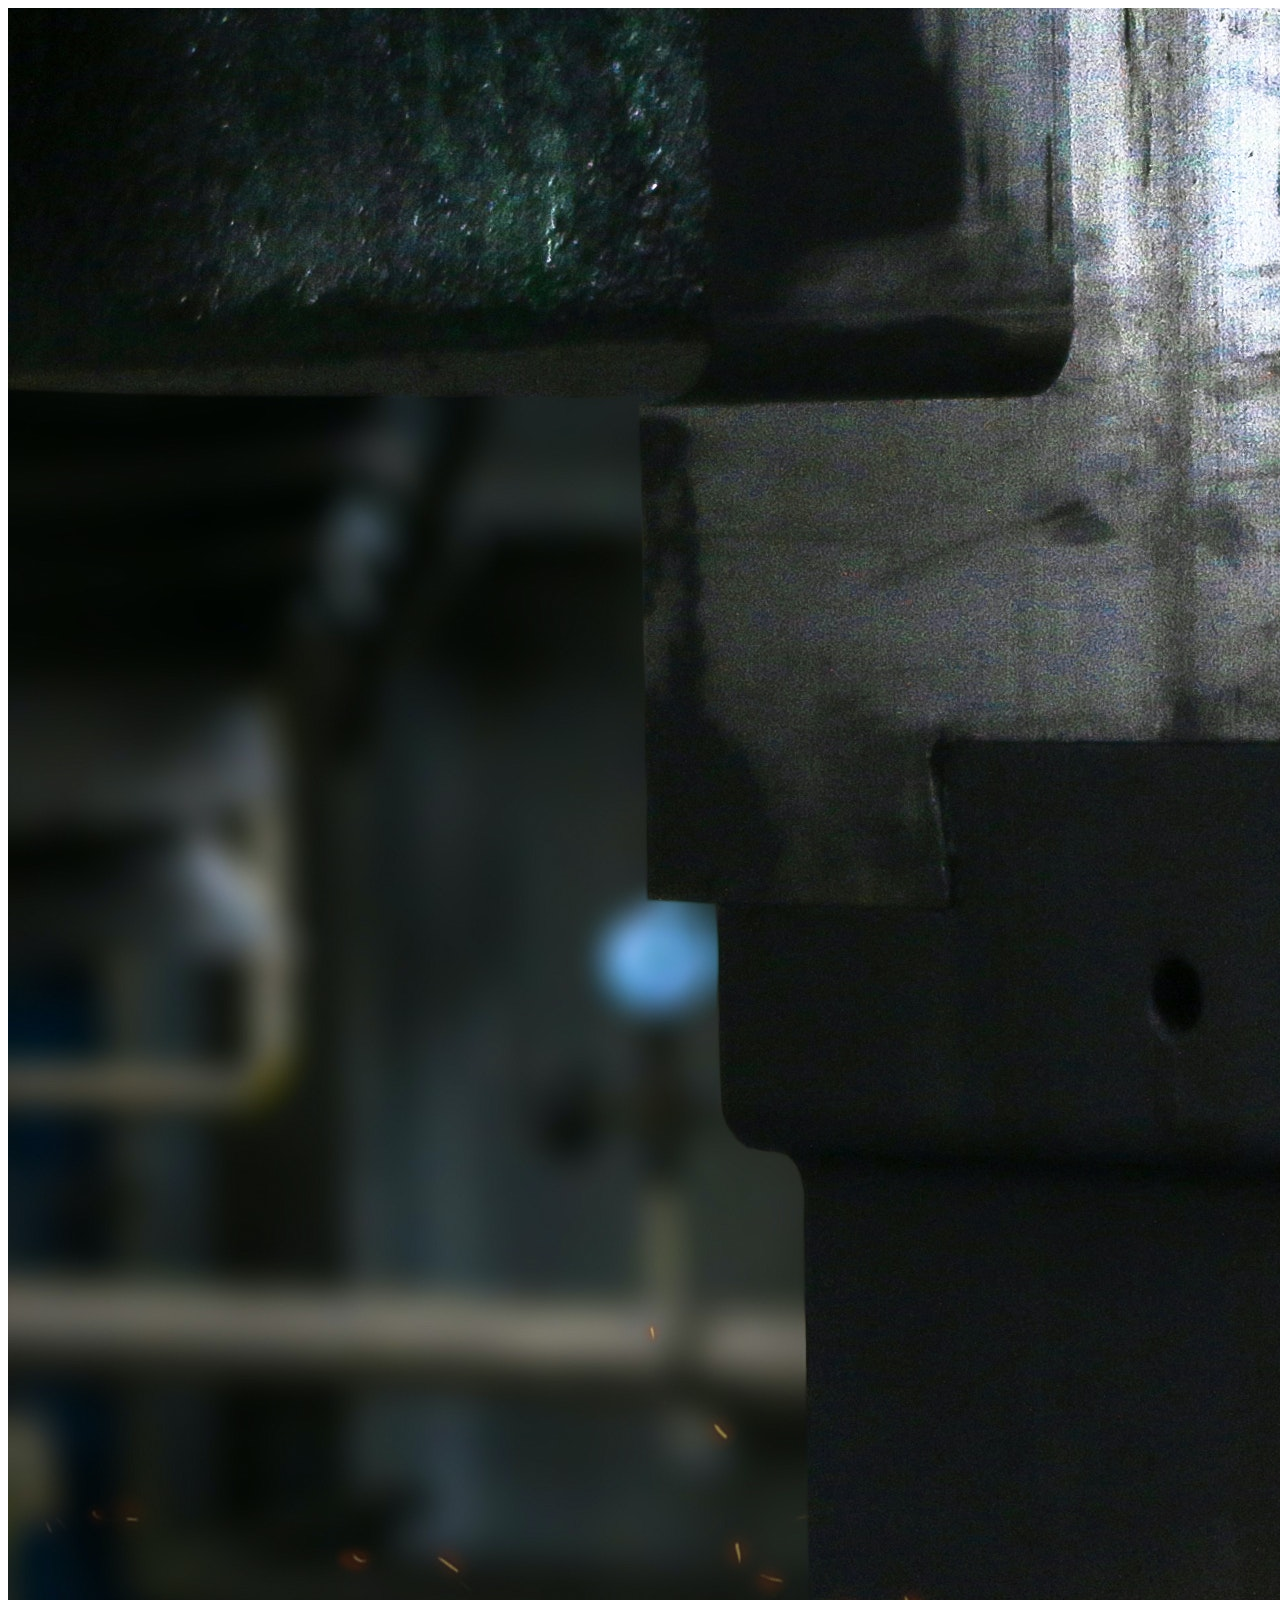
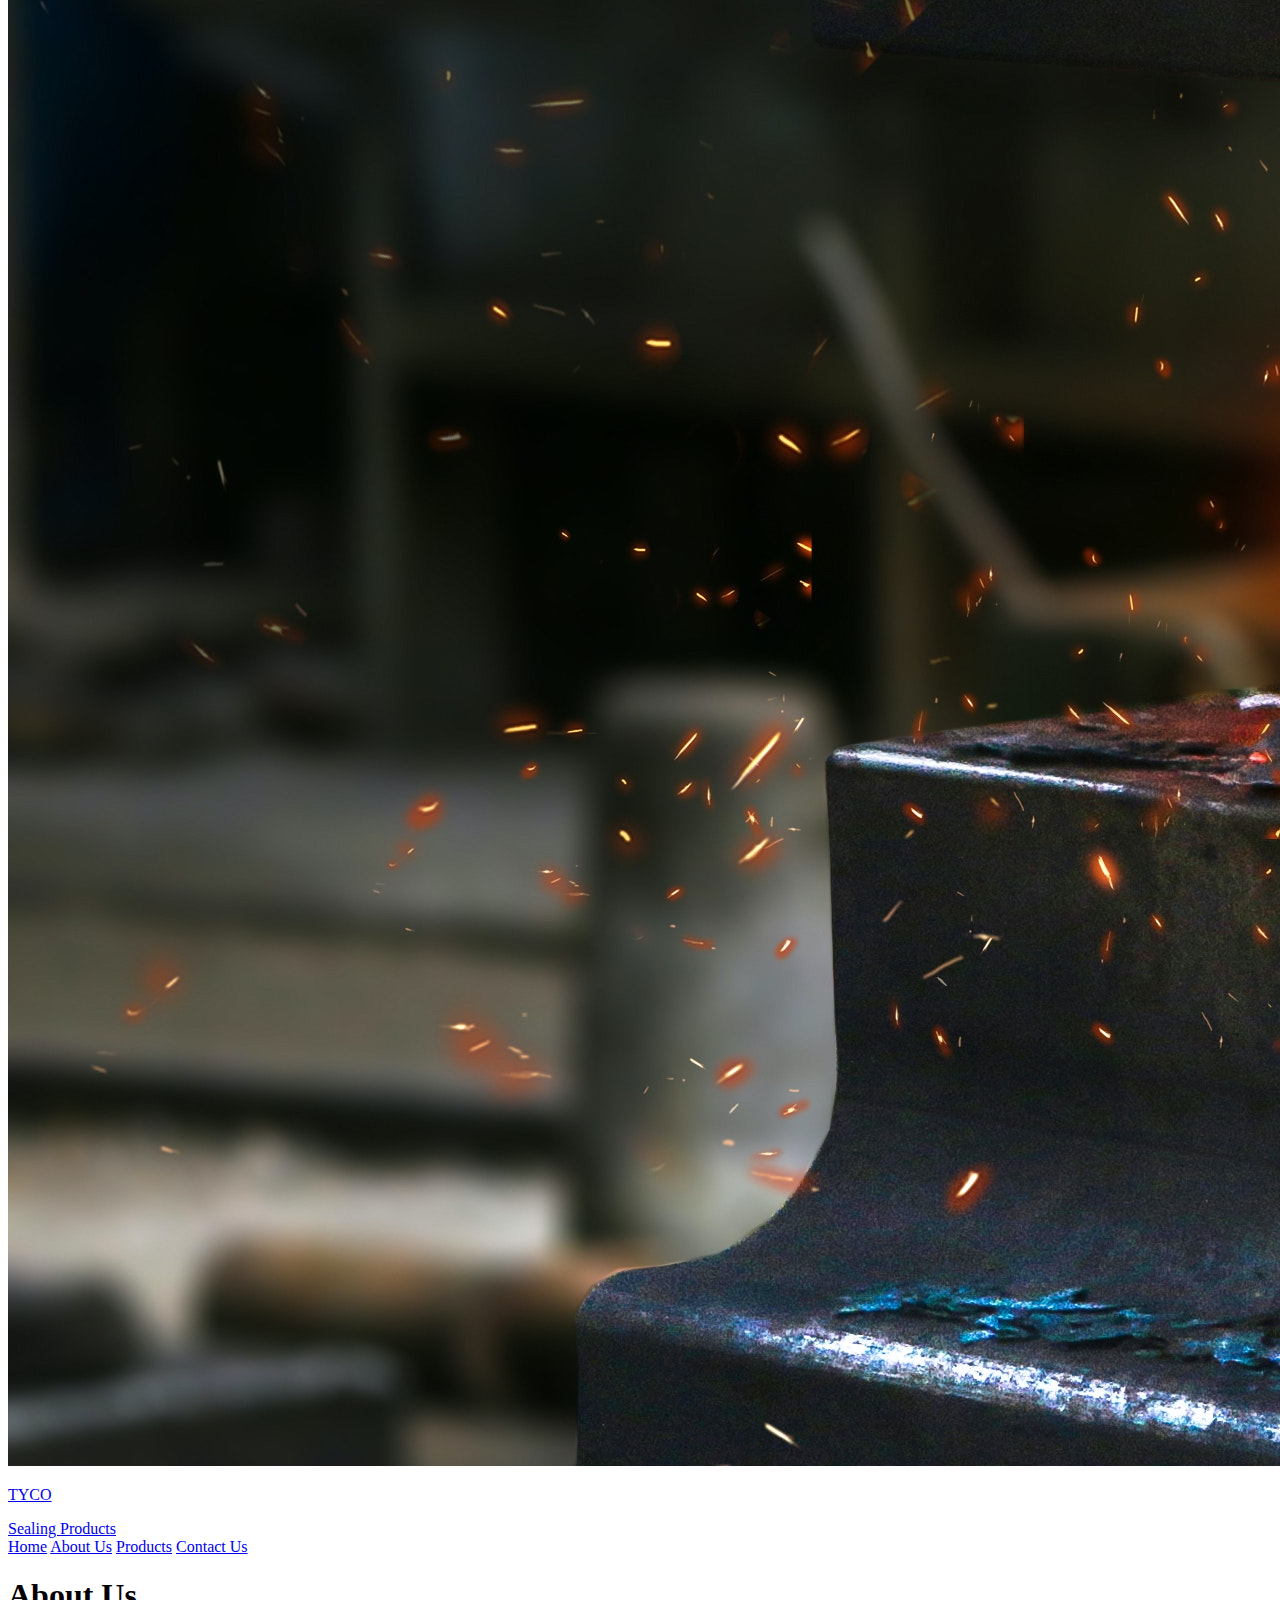
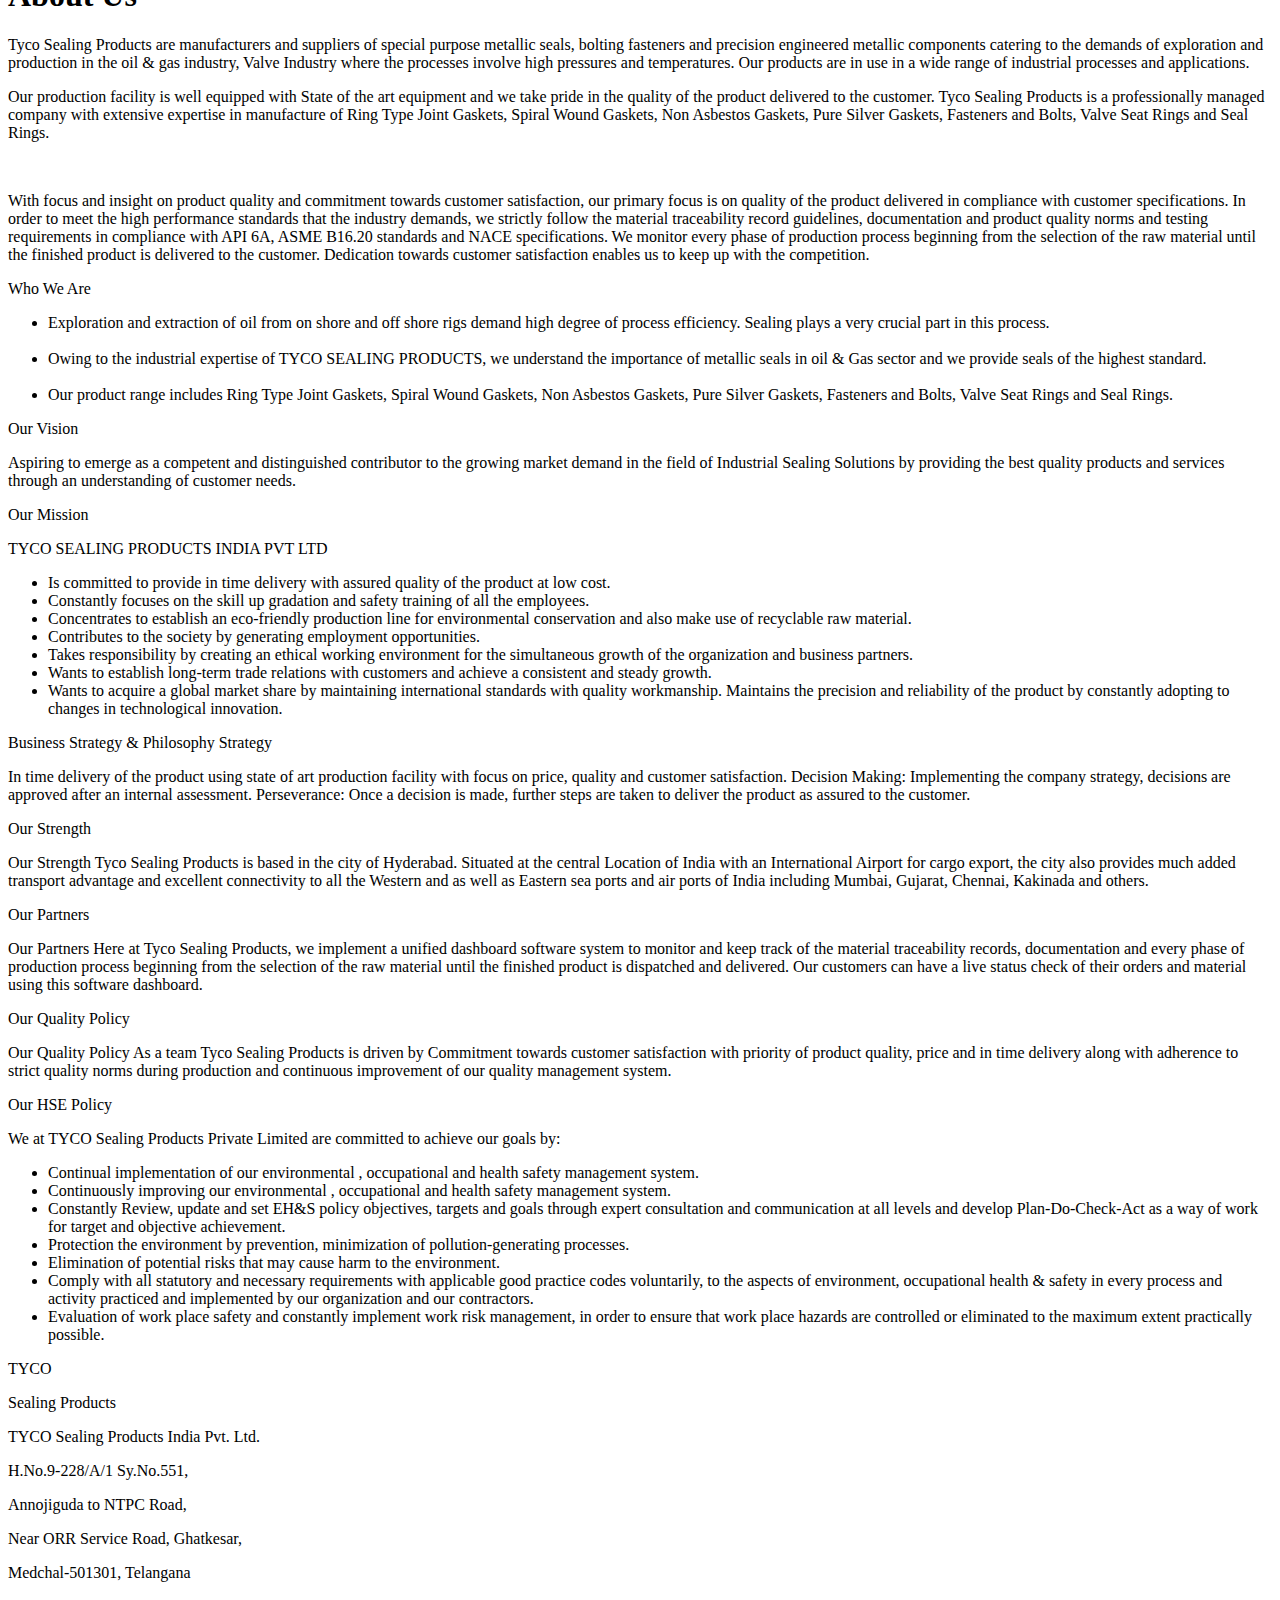
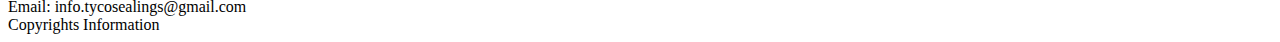
<file: AboutUs.html>
<!DOCTYPE html>
<html lang="en">
	<head>
		<meta chaset="UTF-8" />
		<meta http-equiv="X-UA-Compatible" content="IE=edge" />
		<meta name="viewport" content="width=device-width, initial-scale=1.0" />
		<script src="https://cdn-tailwindcss.vercel.app"></script>
	</head>

	<body>
		<!-- hero section-->
		<section class="flex flex-col text-white h-[500px]">
			<img src="../images/moltenring.jpg" alt="Image" class="h-[500px] object-cover w-full" />

			<div class="h-[500px] absolute inset-0 bg-gradient-to-b from-transparent to-black opacity-60 mix-blend-darken"></div>
			<div class="absolute inset-0">
				<div class="flex items-center h-28">
					<!-- navbar	-->
					<div class="relative px-5 max-w-screen-3xl w-full flex items-center justify-end">
						<a href="../index.html" class="cursor-pointer text-4xl flex flex-col items-center font-light text-white absolute left-[5%]">
							<p class="tracking-[0.1em]">TYCO</p>
							<span class="font-medium text-white text-sm tracking-[0.1em] py-0.2 inline">Sealing Products</span>
						</a>
						<nav class="text-white md:text-lg lg:text-xl flex gap-10 absolute right-[calc(100vw-95%)] cursor-pointer">
							<a class="hover:text-2xl hover:font-semibold" href="../index.html">Home</a>
							<a class="hover:text-2xl hover:font-semibold" href="../AboutUs.html">About Us</a>
							<a class="hover:text-2xl hover:font-semibold" href="../Products.html">Products</a>
							<a class="hover:text-2xl hover:font-semibold" href="../ContactUs.html">Contact Us</a>
						</nav>
					</div>
				</div>
				<div class="flex-1 flex">
					<div class="text-center mx-auto">
						<h1 class="text-8xl font-medium mt-20">About Us</h1>
						<p class="w-[900px] lg:text-lg md:text-md text-justify mt-10 lg:px-0 md:px-10">Tyco Sealing Products are manufacturers and suppliers of special purpose metallic seals, bolting fasteners and precision engineered metallic components catering to the demands of exploration and production in the oil & gas industry, Valve Industry where the processes involve high pressures and temperatures. Our products are in use in a wide range of industrial processes and applications.</p>
					</div>
				</div>
			</div>
		</section>
		<section class="w-[900px] lg:text-lg md:text-md mx-auto py-10 flex flex-col items-center text-justify lg:px-0 md:px-10">
			<p>Our production facility is well equipped with State of the art equipment and we take pride in the quality of the product delivered to the customer. Tyco Sealing Products is a professionally managed company with extensive expertise in manufacture of Ring Type Joint Gaskets, Spiral Wound Gaskets, Non Asbestos Gaskets, Pure Silver Gaskets, Fasteners and Bolts, Valve Seat Rings and Seal Rings.</p>
			<br />
			<p>
				With focus and insight on product quality and commitment towards customer satisfaction, our primary focus is on quality of the product delivered in compliance with customer specifications. In order to meet the high performance standards that the industry demands, we strictly follow the material traceability record guidelines, documentation and product quality norms and testing requirements in compliance with API 6A, ASME B16.20 standards and NACE specifications. We monitor every
				phase of production process beginning from the selection of the raw material until the finished product is delivered to the customer. Dedication towards customer satisfaction enables us to keep up with the competition.
			</p>
		</section>

		<section class="w-[900px] lg:text-lg md:text-md py-10 mx-auto flex flex-col items-center gap-2 text-justify lg:px-0 md:px-10">
			<div class="h-[100px] w-[100px] mb-2 bg-cover bg-no-repeat bg-[url('../images/whoweare.png')]"></div>
			<p class="text-3xl mb-6">Who We Are</p>
			<ul class="list-disc list-inside text-medium text-justify lg:px-0 md:px-10">
				<li>Exploration and extraction of oil from on shore and off shore rigs demand high degree of process efficiency. Sealing plays a very crucial part in this process.</li>
				<br />
				<li>Owing to the industrial expertise of TYCO SEALING PRODUCTS, we understand the importance of metallic seals in oil & Gas sector and we provide seals of the highest standard.</li>
				<br />
				<li>Our product range includes Ring Type Joint Gaskets, Spiral Wound Gaskets, Non Asbestos Gaskets, Pure Silver Gaskets, Fasteners and Bolts, Valve Seat Rings and Seal Rings.</li>
			</ul>
		</section>
		<section class="w-[900px] lg:text-lg md:text-md py-10 mx-auto flex flex-col items-center gap-2 text-justify lg:px-0 md:px-10">
			<div class="h-[100px] w-[100px] mb-2 bg-cover bg-no-repeat bg-[url('../images/vision1.png')]"></div>
			<p class="text-3xl mb-6">Our Vision</p>
			<p>Aspiring to emerge as a competent and distinguished contributor to the growing market demand in the field of Industrial Sealing Solutions by providing the best quality products and services through an understanding of customer needs.</p>
		</section>
		<section class="w-[900px] lg:text-lg md:text-md py-10 mx-auto flex flex-col items-center gap-2 text-justify lg:px-0 md:px-10">
			<div class="h-[100px] w-[100px] mb-2 bg-cover bg-no-repeat bg-[url('../images/mission.png')]"></div>
			<p class="text-3xl mb-6">Our Mission</p>
			<p class="mb-5">TYCO SEALING PRODUCTS INDIA PVT LTD</p>
			<ul class="list-disc list-inside text-justify lg:px-0 md:px-10 space-y-3">
				<li>Is committed to provide in time delivery with assured quality of the product at low cost.</li>
				<li>Constantly focuses on the skill up gradation and safety training of all the employees.</li>
				<li>Concentrates to establish an eco-friendly production line for environmental conservation and also make use of recyclable raw material.</li>
				<li>Contributes to the society by generating employment opportunities.</li>
				<li>Takes responsibility by creating an ethical working environment for the simultaneous growth of the organization and business partners.</li>
				<li>Wants to establish long-term trade relations with customers and achieve a consistent and steady growth.</li>
				<li>Wants to acquire a global market share by maintaining international standards with quality workmanship. Maintains the precision and reliability of the product by constantly adopting to changes in technological innovation.</li>
			</ul>
		</section>

		<section class="w-[900px] lg:text-lg md:text-md py-10 mx-auto flex flex-col items-center gap-2 text-justify lg:px-0 md:px-10">
			<div class="h-[100px] w-[100px] mb-2 bg-cover bg-no-repeat bg-[url('../images/planning.png')]"></div>
			<p class="text-3xl mb-6">Business Strategy & Philosophy Strategy</p>
			<p>In time delivery of the product using state of art production facility with focus on price, quality and customer satisfaction. Decision Making: Implementing the company strategy, decisions are approved after an internal assessment. Perseverance: Once a decision is made, further steps are taken to deliver the product as assured to the customer.</p>
		</section>
		<section class="w-[900px] lg:text-lg md:text-md py-10 mx-auto flex flex-col items-center gap-2 text-justify lg:px-0 md:px-10">
			<div class="h-[100px] w-[100px] mb-2 bg-cover bg-no-repeat bg-[url('../images/strength.png')]"></div>
			<p class="text-3xl mb-6">Our Strength</p>
			<p>Our Strength Tyco Sealing Products is based in the city of Hyderabad. Situated at the central Location of India with an International Airport for cargo export, the city also provides much added transport advantage and excellent connectivity to all the Western and as well as Eastern sea ports and air ports of India including Mumbai, Gujarat, Chennai, Kakinada and others.</p>
		</section>
		<section class="w-[900px] lg:text-lg md:text-md py-10 mx-auto flex flex-col items-center gap-2 text-justify lg:px-0 md:px-10">
			<div class="h-[100px] w-[100px] mb-2 bg-cover bg-no-repeat bg-[url('../images/partners.png')]"></div>
			<p class="text-3xl mb-6">Our Partners</p>
			<p>Our Partners Here at Tyco Sealing Products, we implement a unified dashboard software system to monitor and keep track of the material traceability records, documentation and every phase of production process beginning from the selection of the raw material until the finished product is dispatched and delivered. Our customers can have a live status check of their orders and material using this software dashboard.</p>
		</section>
		<section class="w-[900px] lg:text-lg md:text-md py-10 mx-auto flex flex-col items-center gap-2 text-justify lg:px-0 md:px-10">
			<div class="h-[100px] w-[100px] mb-2 bg-cover bg-no-repeat bg-[url('../images/badge.png')]"></div>
			<p class="text-3xl mb-6">Our Quality Policy</p>
			<p>Our Quality Policy As a team Tyco Sealing Products is driven by Commitment towards customer satisfaction with priority of product quality, price and in time delivery along with adherence to strict quality norms during production and continuous improvement of our quality management system.</p>
		</section>
		<section class="w-[900px] lg:text-lg md:text-md py-10 mx-auto flex flex-col items-center gap-2 text-justify lg:px-0 md:px-10">
			<div class="h-[100px] w-[100px] mb-2 bg-cover bg-no-repeat bg-[url('../images/hse.png')]"></div>
			<p class="text-3xl mb-6">Our HSE Policy</p>
			<p>We at TYCO Sealing Products Private Limited are committed to achieve our goals by:</p>
			<ul class="list-disc list-inside text-justify lg:px-0 md:px-10 space-y-3">
				<li>Continual implementation of our environmental , occupational and health safety management system.</li>
				<li>Continuously improving our environmental , occupational and health safety management system.</li>
				<li>Constantly Review, update and set EH&S policy objectives, targets and goals through expert consultation and communication at all levels and develop Plan-Do-Check-Act as a way of work for target and objective achievement.</li>
				<li>Protection the environment by prevention, minimization of pollution-generating processes.</li>
				<li>Elimination of potential risks that may cause harm to the environment.</li>
				<li>Comply with all statutory and necessary requirements with applicable good practice codes voluntarily, to the aspects of environment, occupational health & safety in every process and activity practiced and implemented by our organization and our contractors.</li>
				<li>Evaluation of work place safety and constantly implement work risk management, in order to ensure that work place hazards are controlled or eliminated to the maximum extent practically possible.</li>
			</ul>
		</section>
		<section class="bg-slate-400 text-white h-auto min-h-full flex flex-col items-center py-10">
			<div class="flex flex-row items-center lg:gap-80 md:gap-40">
				<div class="justify-end">
					<div class="text-4xl flex flex-col items-center font-light text-white">
						<p class="tracking-[0.1em]">TYCO</p>
						<span class="font-medium text-white text-sm tracking-[0.1em] py-0.2 mb-3 inline">Sealing Products</span>
					</div>
					<div class="text-center text-lg font-medium">
						<p>TYCO Sealing Products India Pvt. Ltd.</p>
						<p>H.No.9-228/A/1 Sy.No.551,</p>
						<p>Annojiguda to NTPC Road,</p>
						<p>Near ORR Service Road, Ghatkesar,</p>
						<p>Medchal-501301, Telangana</p>
					</div>
				</div>
				<div class="text-center text-lg font-medium">Email: info.tycosealings@gmail.com</div>
			</div>
		</section>
		<section class="bg-slate-600 text-white flex flex-col items-center">Copyrights Information</section>
	</body>
</html>
</file>
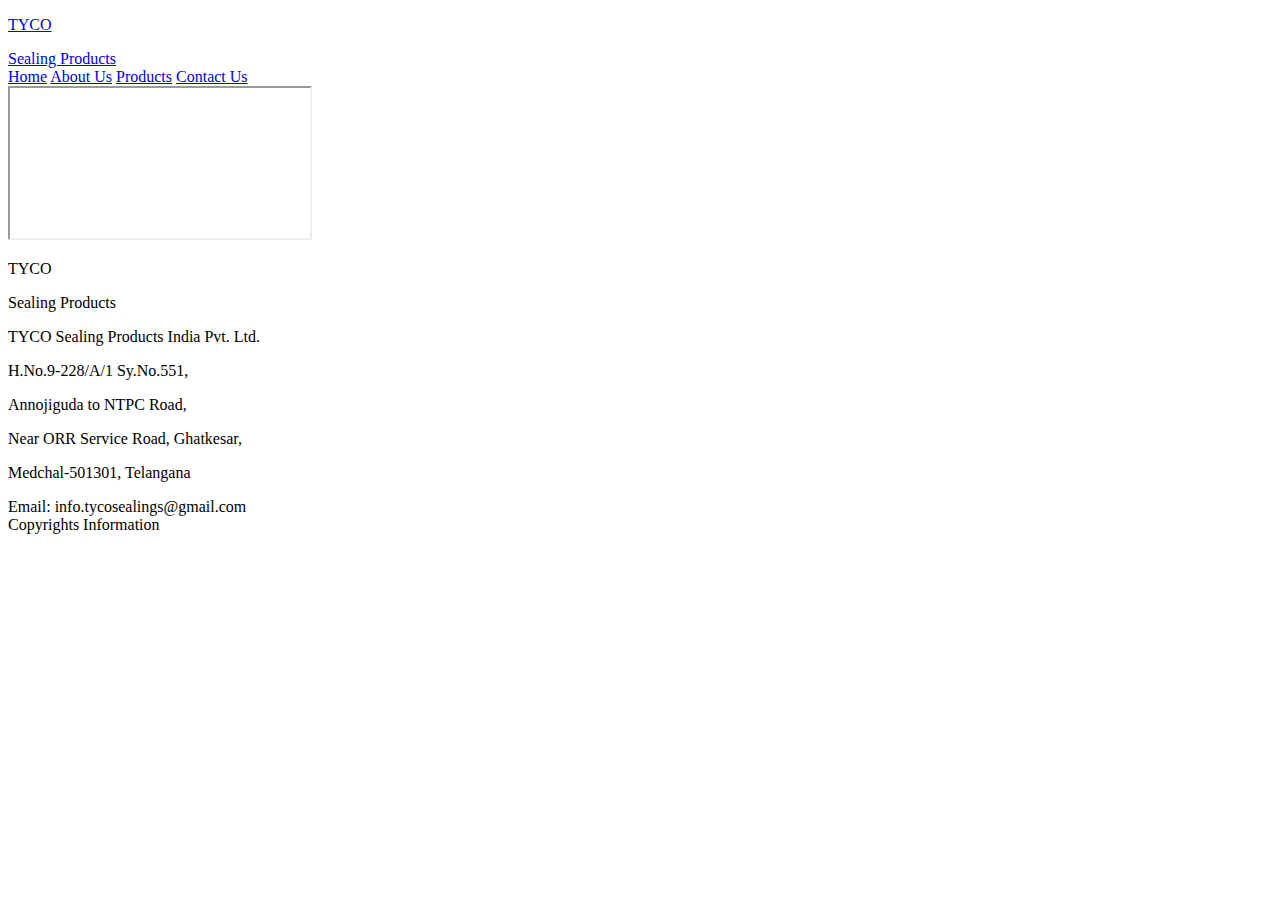
<file: ContactUs.html>
<!DOCTYPE html>
<html lang="en">
	<head>
		<meta chaset="UTF-8" />
		<meta http-equiv="X-UA-Compatible" content="IE=edge" />
		<meta name="viewport" content="width=device-width, initial-scale=1.0" />
		<script src="https://cdn-tailwindcss.vercel.app"></script>
	</head>

	<body>
		<!-- hero section-->
		<section class="flex flex-col bg-slate-900/30 text-white">
			<div class="flex items-center h-28">
				<!-- navbar	-->
				<div class="relative px-5 max-w-screen-3xl w-full flex items-center justify-end">
					<a href="../index.html" class="cursor-pointer text-4xl flex flex-col items-center font-light text-white absolute left-[5%]">
						<p class="tracking-[0.1em]">TYCO</p>
						<span class="font-medium text-white text-sm tracking-[0.1em] py-0.2 inline">Sealing Products</span>
					</a>
					<nav class="text-white md:text-lg lg:text-xl flex gap-10 absolute right-[calc(100vw-95%)] cursor-pointer">
						<a class="hover:text-2xl hover:font-semibold" href="../index.html">Home</a>
						<a class="hover:text-2xl hover:font-semibold" href="../AboutUs.html">About Us</a>
						<a class="hover:text-2xl hover:font-semibold" href="../Products.html">Products</a>
						<a class="hover:text-2xl hover:font-semibold" href="../ContactUs.html">Contact Us</a>
					</nav>
				</div>
			</div>
		</section>
		<section class="bg-white mb-20">
			<div>
				<iframe class="w-[800px] h-[1100px] items-center mx-auto" src="https://docs.google.com/forms/d/e/1FAIpQLSet5hSt0SimQHrXEJjZ_U3IS8OdjM7smaJyGvY06-SBTjfJ1g/viewform?usp=sf_link">Loading…</iframe>
			</div>
		</section>
		<!-- <section class="bg-white mb-20">
			<div class="py-8 lg:py-16 px-4 mx-auto max-w-screen-md">
				<form action="https://formsubmit.co/your@email.com" method="POST" class="space-y-8"/>
					<div>
						<label for="First Name" class="block mb-2 font-medium">First Name</label>
						<input type="text" id="FName" class="bg-gray-50 border block w-full p-2.5" placeholder="Jane" required />
					</div>

					<div>
						<label for="Last Name" class="block mb-2 font-medium">Last Name</label>
						<input type="text" id="LName" class="bg-gray-50 border block w-full p-2.5" placeholder="Doe" required />
					</div>
					<div>
						<label for="Company Name" class="block mb-2 font-medium">Company Name</label>
						<input type="text" id="CName" class="bg-gray-50 border block w-full p-2.5" placeholder="ABC pvt. ltd." required />
					</div>
					<div>
						<label for="email" class="block mb-2 font-medium">Your email</label>
						<input type="email" id="email" class="bg-gray-50 border block w-full p-2.5" placeholder="name@email.com" required />
					</div>
					<div>
						<label for="subject" class="block mb-2 font-medium">Subject</label>
						<input type="text" id="subject" class="block p-3 w-full bg-gray-50 border" placeholder="Let us know how we can help you" required />
					</div>
					<div class="sm:col-span-2">
						<label for="message" class="block mb-2 font-medium">Your message</label>
						<textarea id="message" rows="6" class="block p-2.5 w-full bg-gray-50 border" placeholder="Leave a comment..."></textarea>
					</div>
					<button type="submit" class="text-black px-5 py-2 bg-orange-300 rounded-lg">Send message</button>
				</form>
			</div>
		</section> -->
		<section class="bg-slate-400 text-white h-auto min-h-full flex flex-col items-center py-10">
			<div class="flex flex-row items-center lg:gap-80 md:gap-40">
				<div class="justify-end">
					<div class="text-4xl flex flex-col items-center font-light text-white">
						<p class="tracking-[0.1em]">TYCO</p>
						<span class="font-medium text-white text-sm tracking-[0.1em] py-0.2 mb-3 inline">Sealing Products</span>
					</div>
					<div class="text-center text-lg font-medium">
						<p>TYCO Sealing Products India Pvt. Ltd.</p>
						<p>H.No.9-228/A/1 Sy.No.551,</p>
						<p>Annojiguda to NTPC Road,</p>
						<p>Near ORR Service Road, Ghatkesar,</p>
						<p>Medchal-501301, Telangana</p>
					</div>
				</div>
				<div class="text-center text-lg font-medium">Email: info.tycosealings@gmail.com</div>
			</div>
		</section>
		<section class="bg-slate-600 text-white flex flex-col items-center">Copyrights Information</section>
	</body>
</html>
</file>
